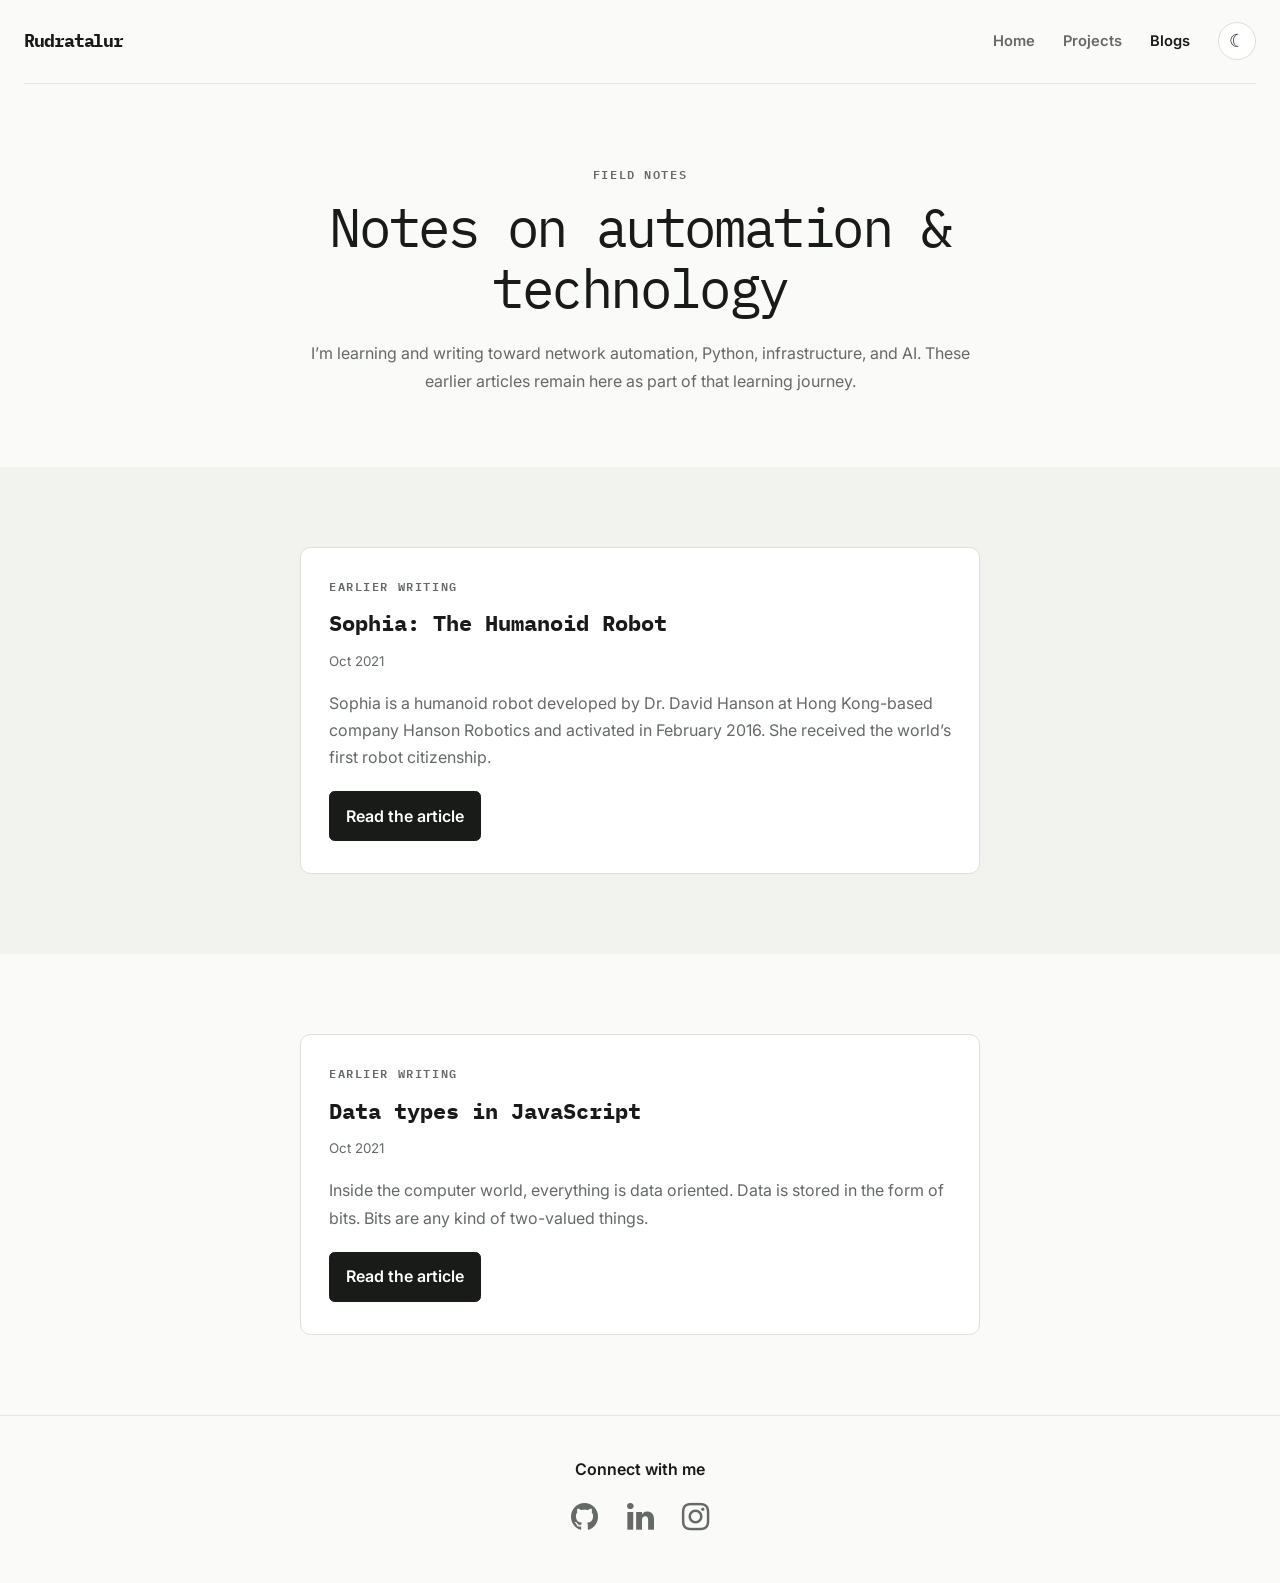
<file: blogs.html>
<!DOCTYPE html>
<html lang="en">
<head>
    <meta charset="UTF-8">
    <meta name="viewport" content="width=device-width, initial-scale=1.0">
    <meta name="theme-color" content="#0a0f14">
    <meta name="description" content="Rudratalur's notes and articles, with a growing focus on network automation and infrastructure.">
    <title>Blogs | Rudratalur</title>
    <script src="theme.js"></script>
    <link href="style.css" rel="stylesheet">
    <link rel="stylesheet" href="https://cdnjs.cloudflare.com/ajax/libs/font-awesome/4.7.0/css/font-awesome.min.css">
</head>
<body>
    <a class="skip-link" href="#main-content">Skip to content</a>
    <nav class="navigation container" aria-label="Main navigation">
        <a class="nav-brand" href="/">Rudratalur</a>
        <ul class="list-non-bullet nav-pills">
            <li class="list-item-inline"><a class="link" href="/">Home</a></li>
            <li class="list-item-inline"><a class="link" href="/project.html">Projects</a></li>
            <li class="list-item-inline"><a class="link link-active" href="/blogs.html" aria-current="page">Blogs</a></li>
            <li class="list-item-inline">
                <button class="theme-toggle" id="theme-toggle" type="button" aria-label="Switch to dark theme" aria-pressed="false" title="Switch theme">
                    <span class="theme-toggle-icon" aria-hidden="true">☾</span>
                </button>
            </li>
        </ul>
    </nav>

    <main id="main-content">
        <header class="hero">
            <p class="eyebrow">FIELD NOTES</p>
            <h1 class="hero-heading">Notes on <span class="heading-inverted">automation & technology</span></h1>
            <p class="hero-intro">I’m learning and writing toward network automation, Python, infrastructure, and AI. These earlier articles remain here as part of that learning journey.</p>
        </header>

        <section class="section section-muted" aria-labelledby="sophia-heading">
            <article class="container container-center">
                <p class="eyebrow">EARLIER WRITING</p>
                <h2 id="sophia-heading">Sophia: The Humanoid Robot</h2>
                <small>Oct 2021</small>
                <p>Sophia is a humanoid robot developed by Dr. David Hanson at Hong Kong-based company Hanson Robotics and activated in February 2016. She received the world’s first robot citizenship.</p>
                <a class="link link-primary" href="https://medium.com/@rudratalur07/sophia-the-humanoid-robot-8d5dbc5ce4a0" target="_blank" rel="noopener noreferrer">Read the article</a>
            </article>
        </section>

        <section class="section" aria-labelledby="datatypes-heading">
            <article class="container container-center">
                <p class="eyebrow">EARLIER WRITING</p>
                <h2 id="datatypes-heading">Data types in JavaScript</h2>
                <small>Oct 2021</small>
                <p>Inside the computer world, everything is data oriented. Data is stored in the form of bits. Bits are any kind of two-valued things.</p>
                <a class="link link-primary" href="https://medium.com/@rudratalur07/data-types-in-javascript-2911bc93f323" target="_blank" rel="noopener noreferrer">Read the article</a>
            </article>
        </section>
    </main>

    <footer class="footer">
        <div class="footer-header">Connect with me</div>
        <ul class="link-social list-non-bullet" aria-label="Social links">
            <li class="list-item-inline">
                <a class="link" href="https://github.com/rudratalur" aria-label="GitHub">
                    <i class="fa fa-github fa-2x" aria-hidden="true"></i>
                </a>
            </li>
            <li class="list-item-inline">
                <a class="link" href="https://www.linkedin.com/in/rudraswamy-k-ab26a818b/" aria-label="LinkedIn">
                    <i class="fa fa-linkedin fa-2x" aria-hidden="true"></i>
                </a>
            </li>
            <li class="list-item-inline">
                <a class="link" href="https://www.instagram.com/rudratalur_dk/" aria-label="Instagram">
                    <i class="fa fa-instagram fa-2x" aria-hidden="true"></i>
                </a>
            </li>
        </ul>
    </footer>
</body>
</html>
</file>
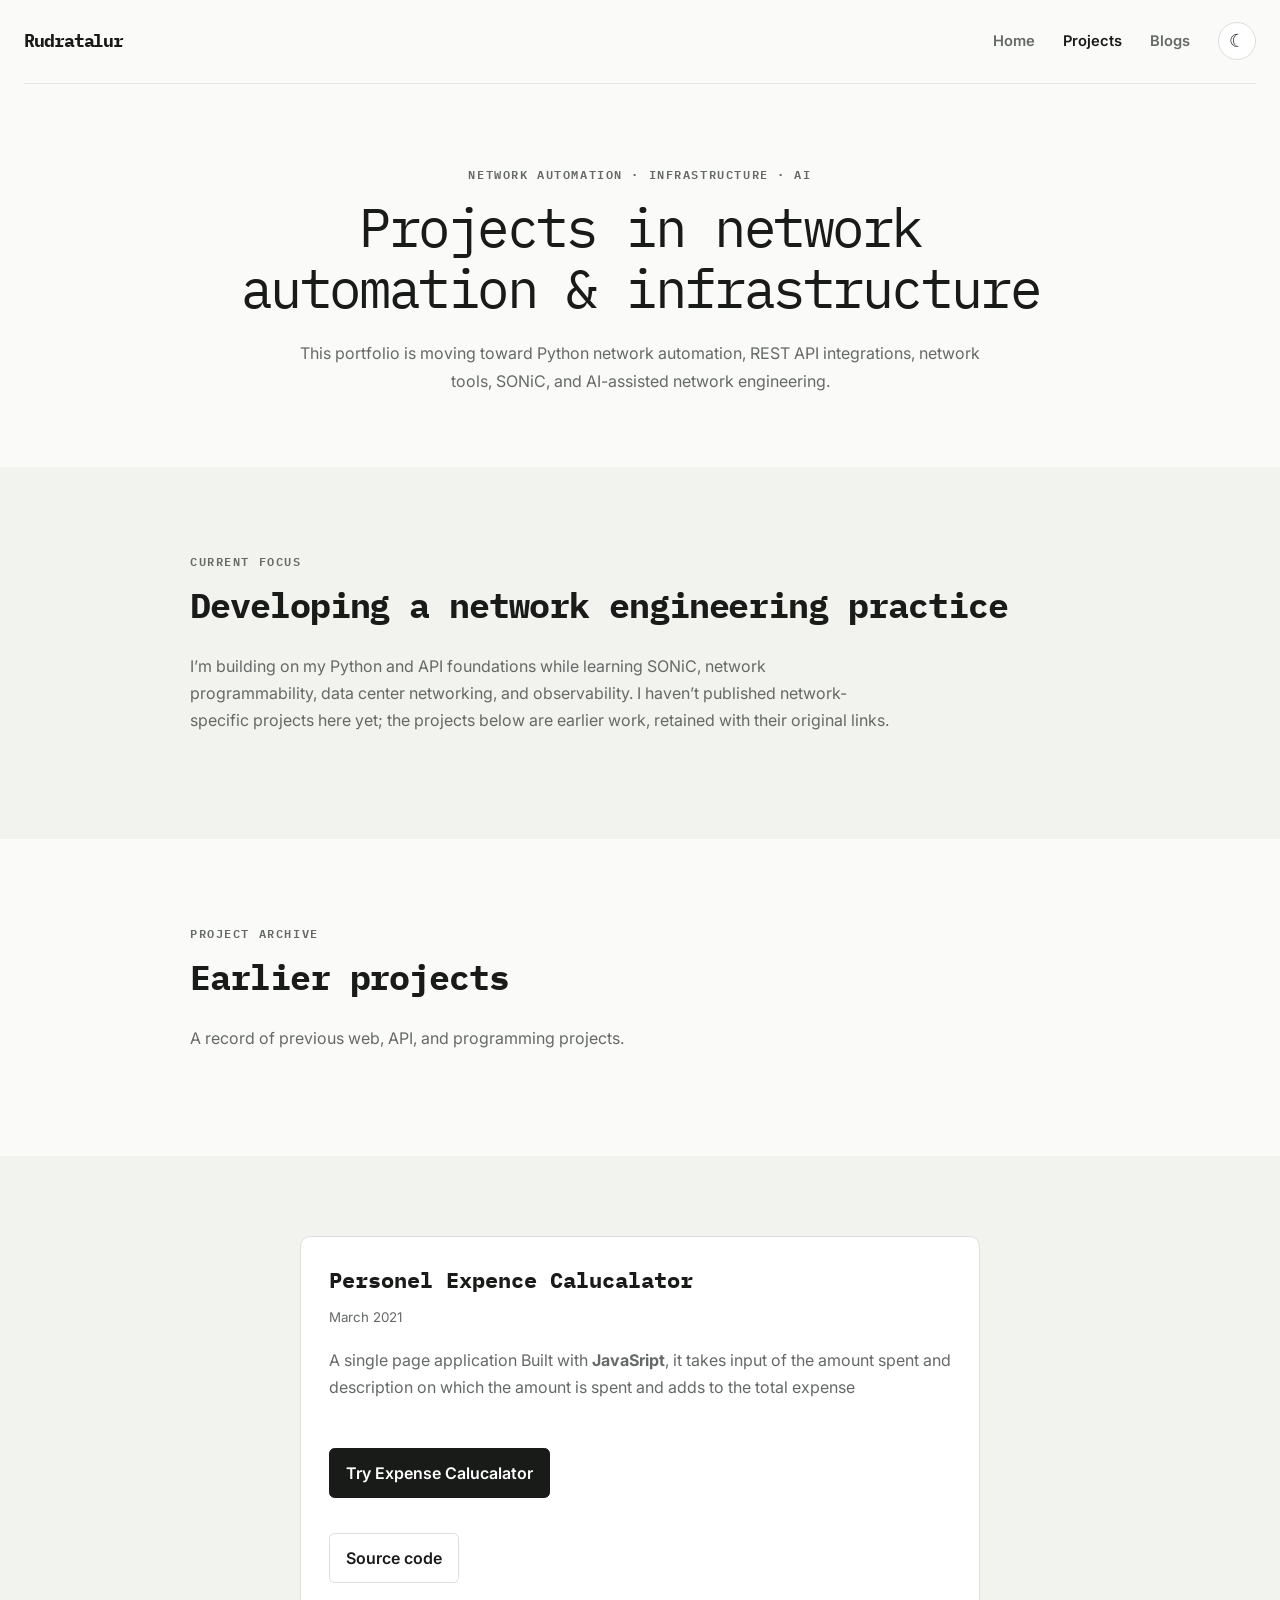
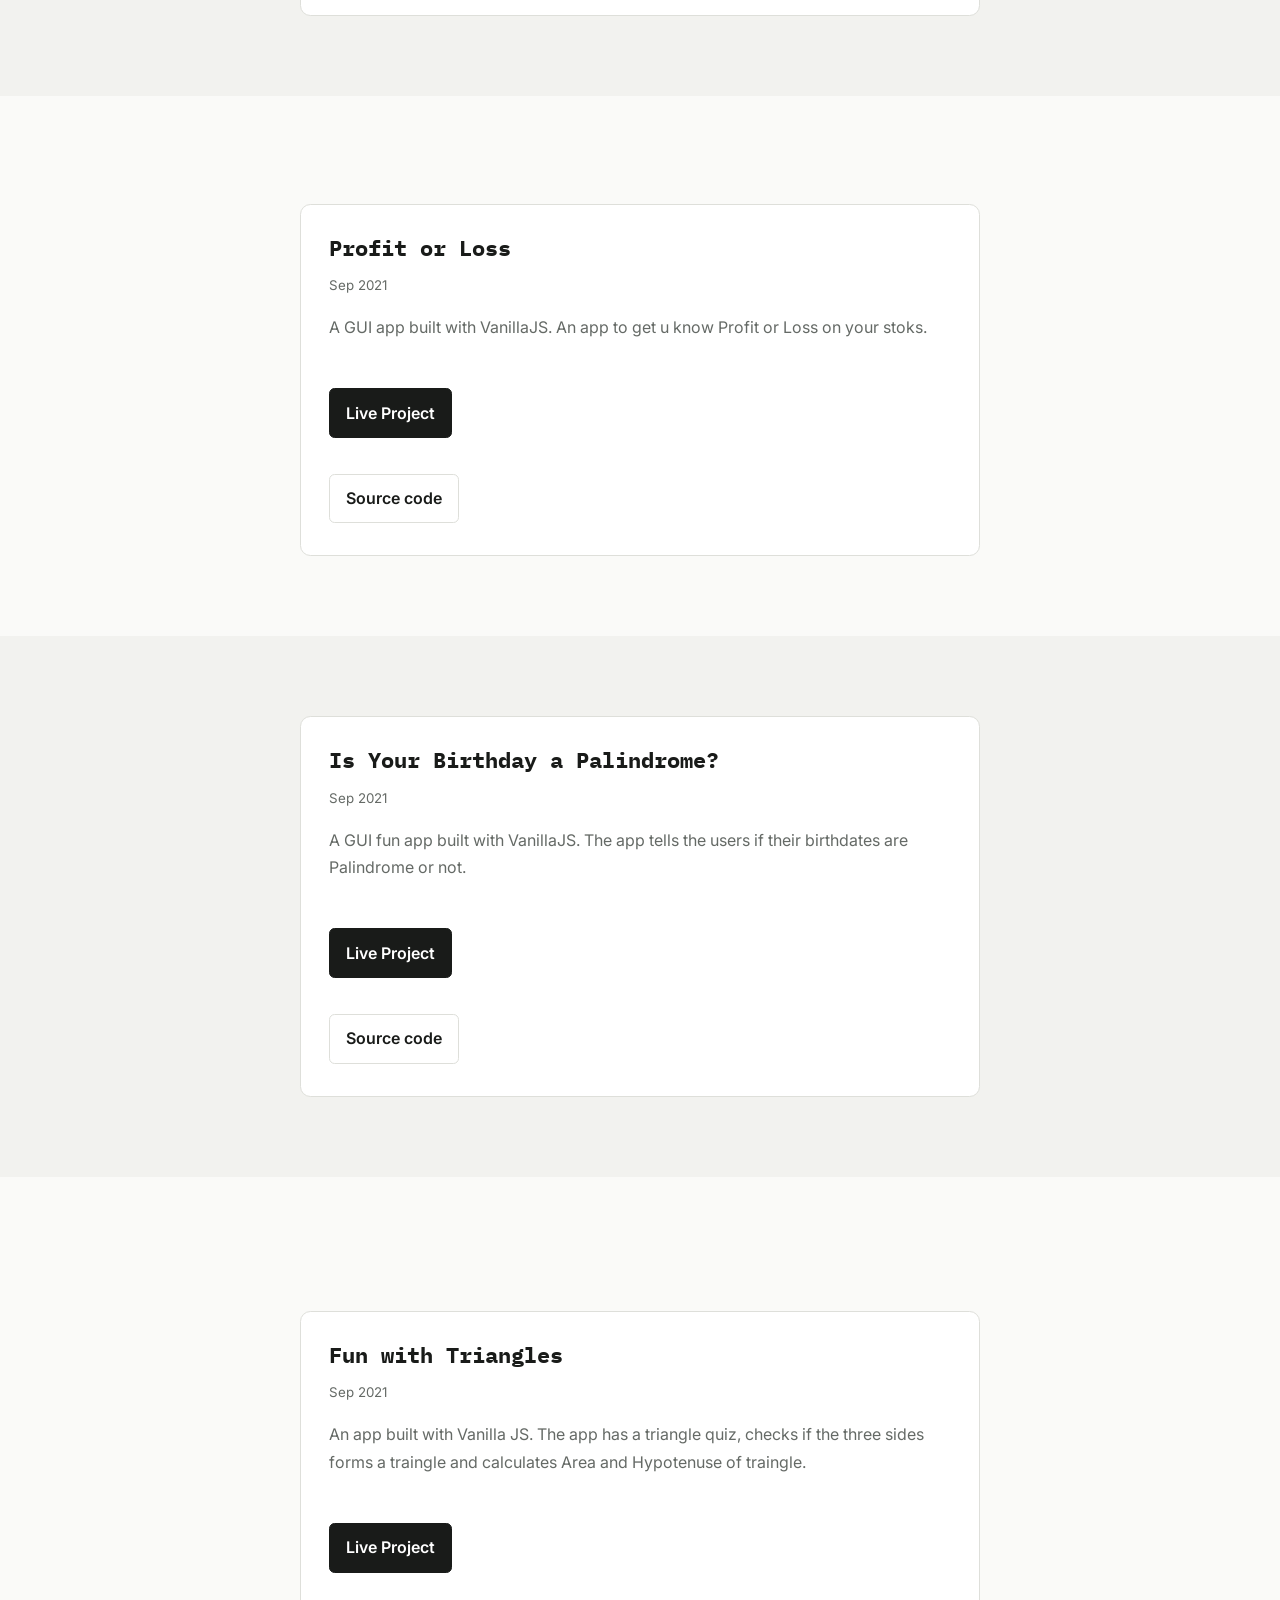
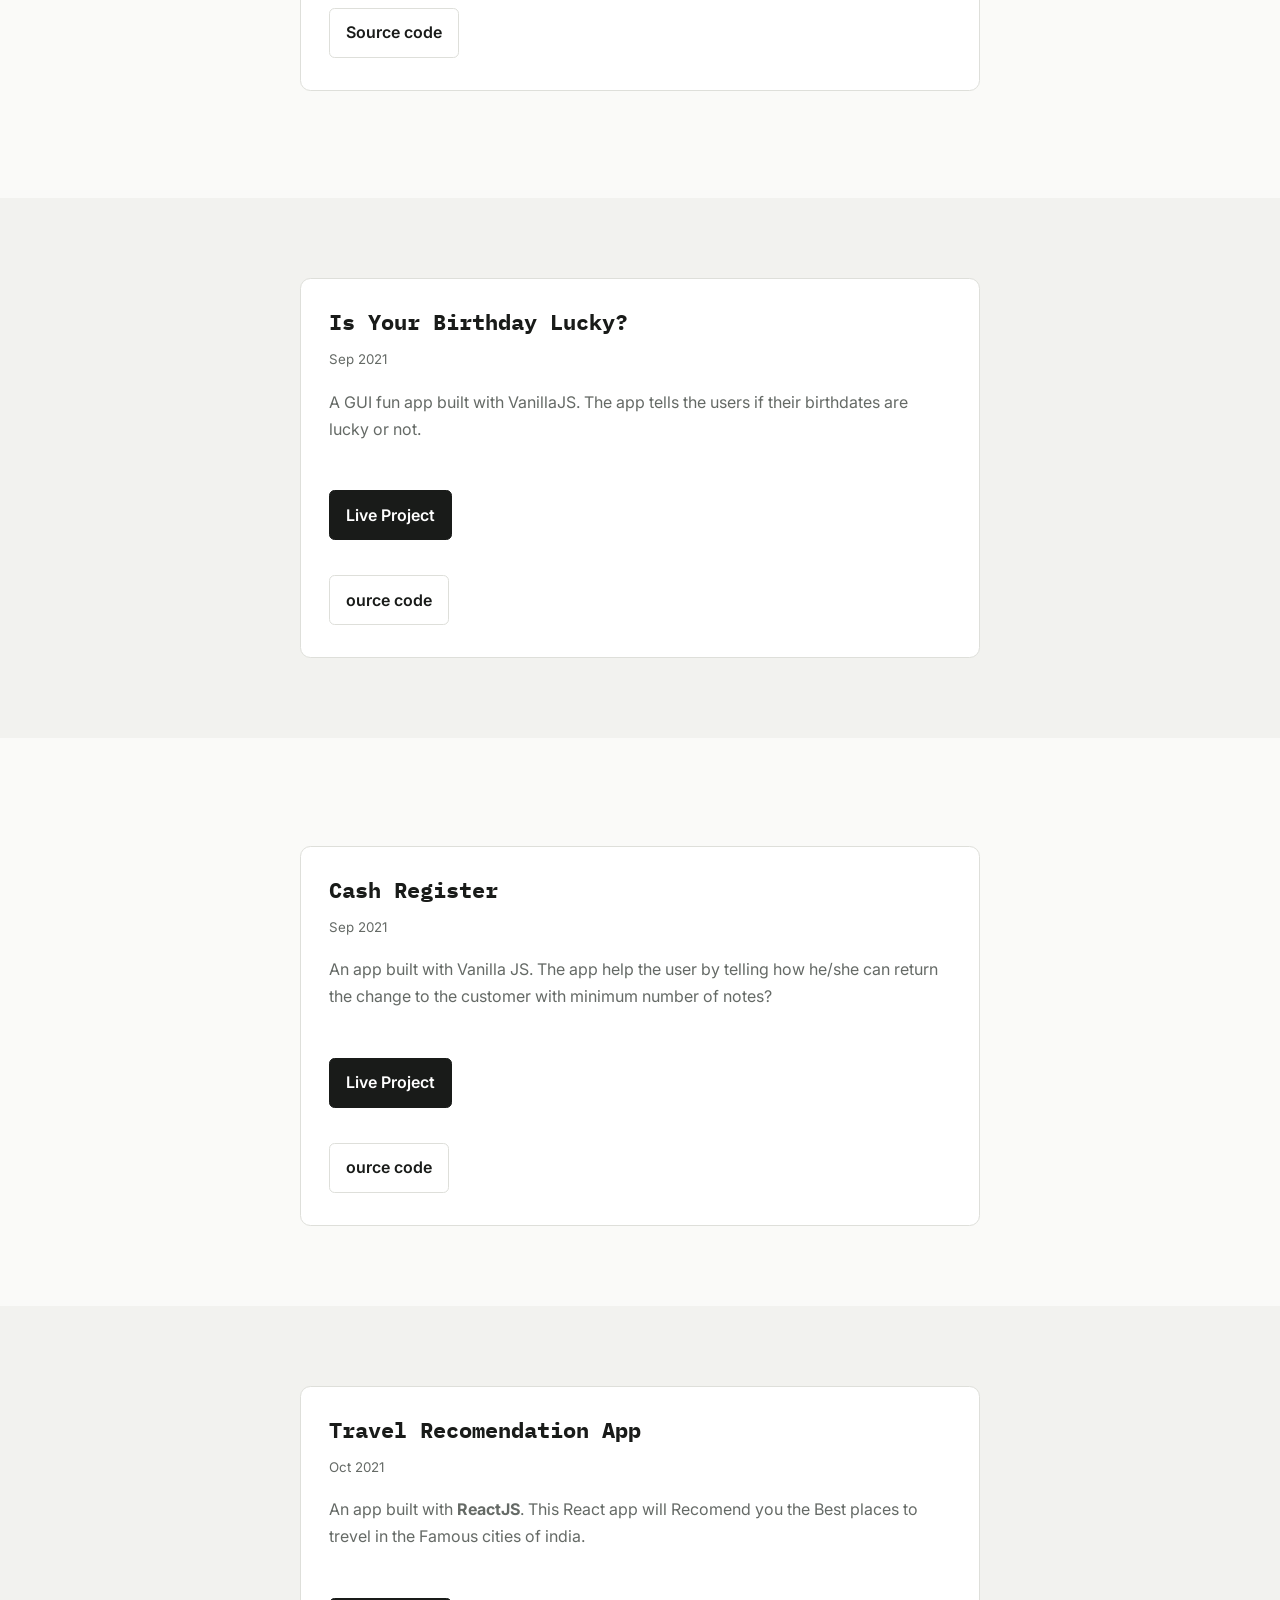
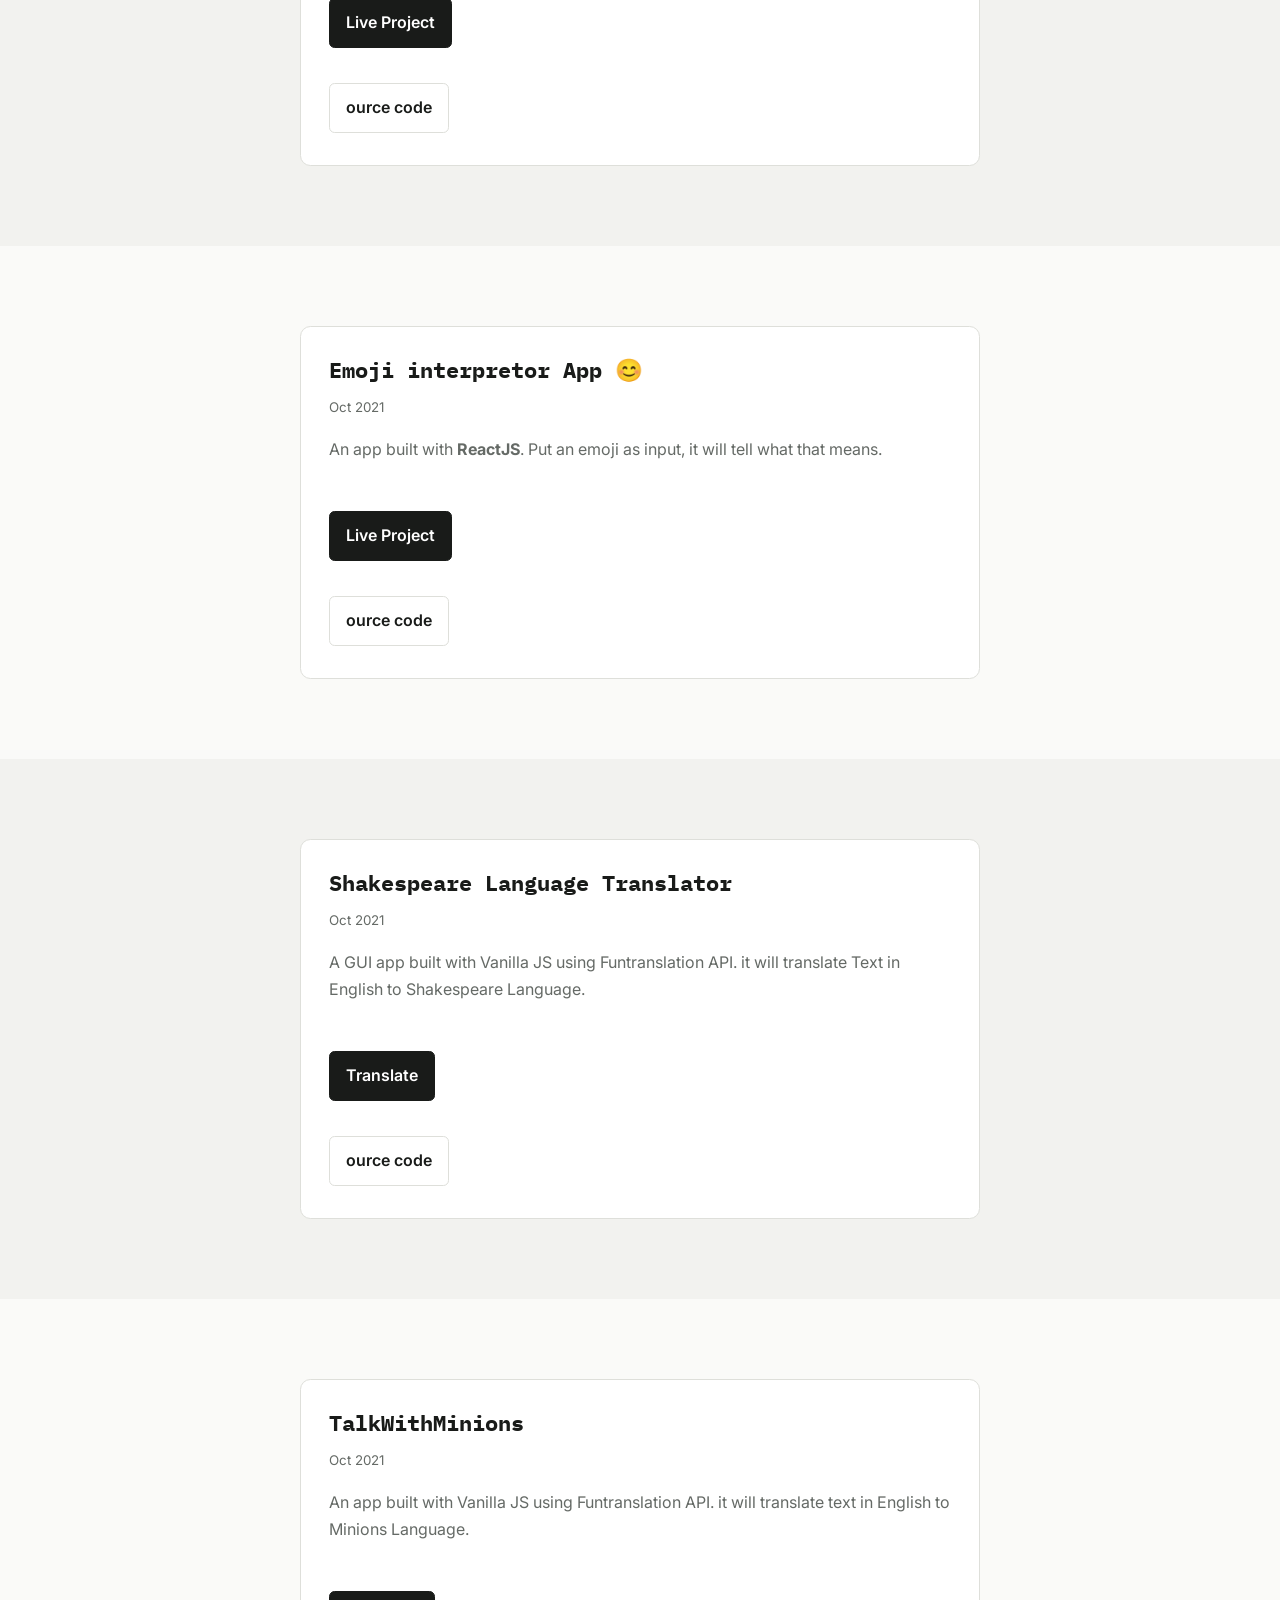
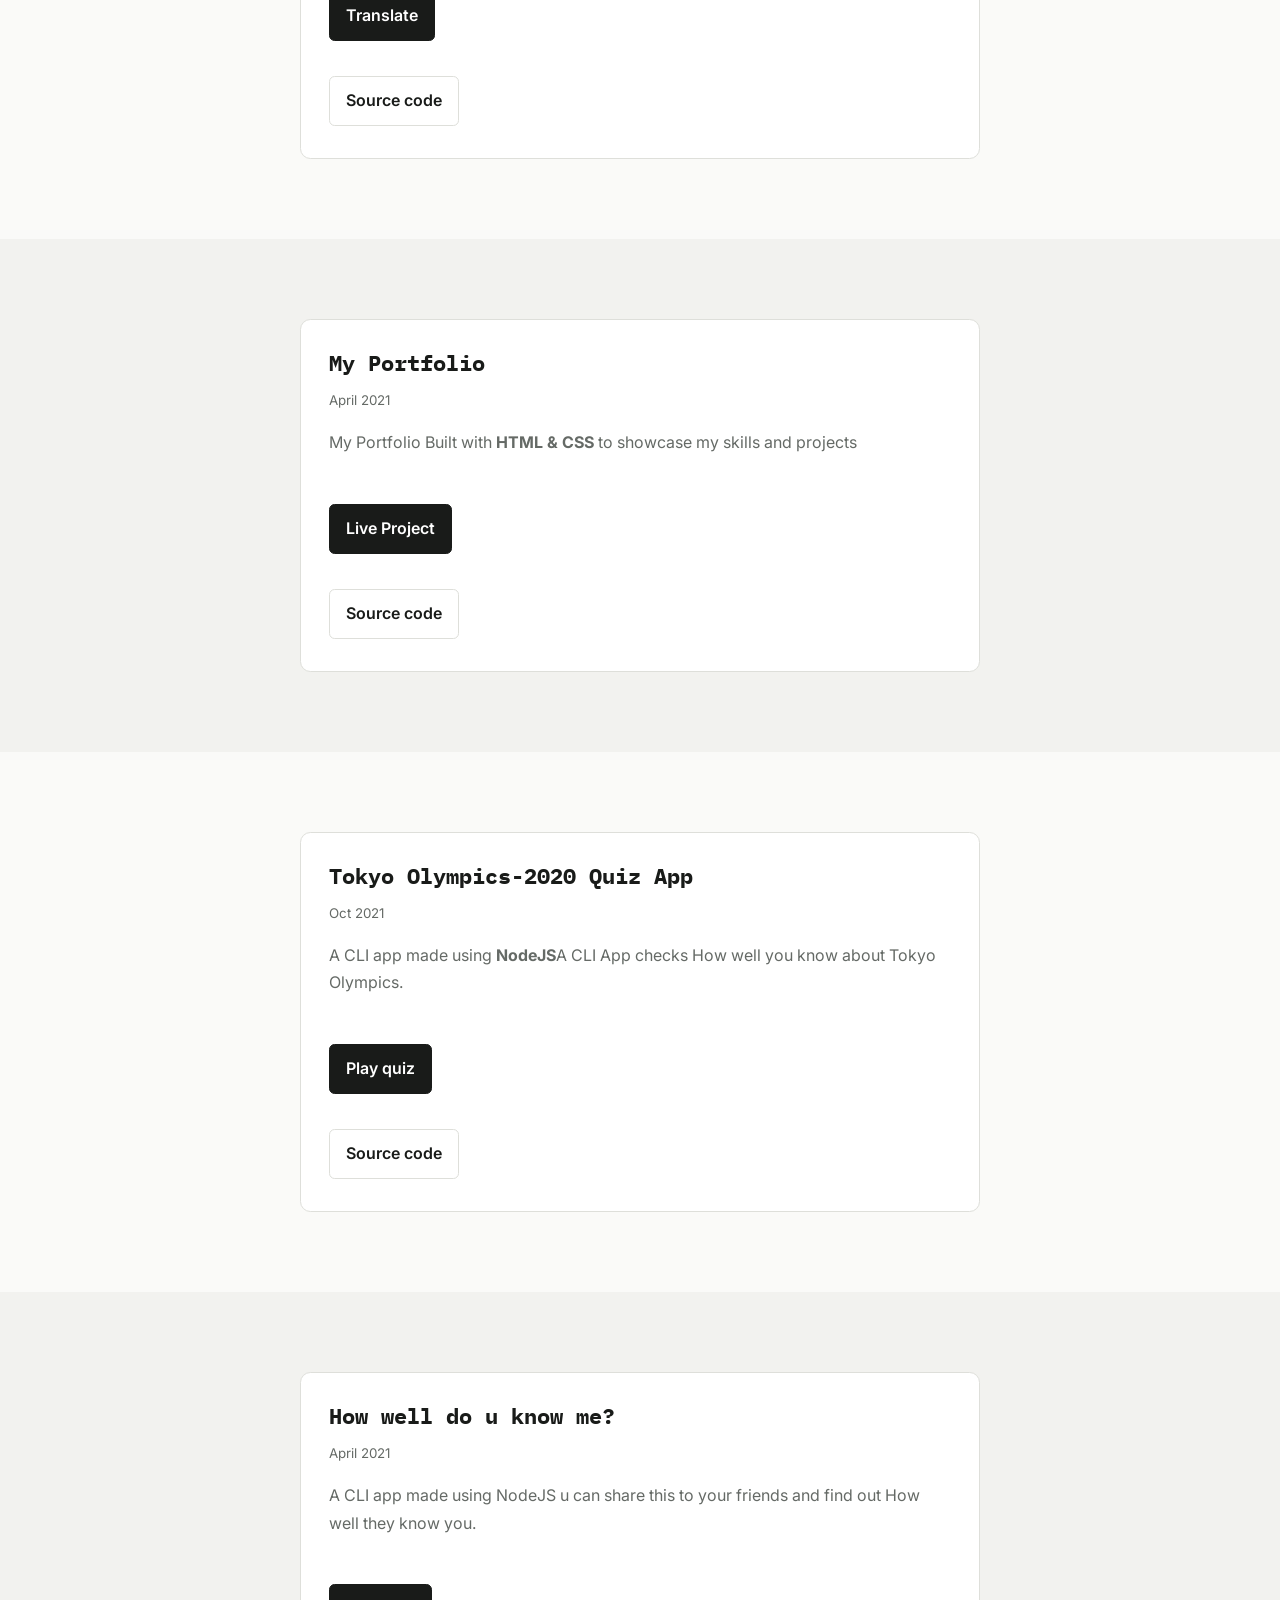
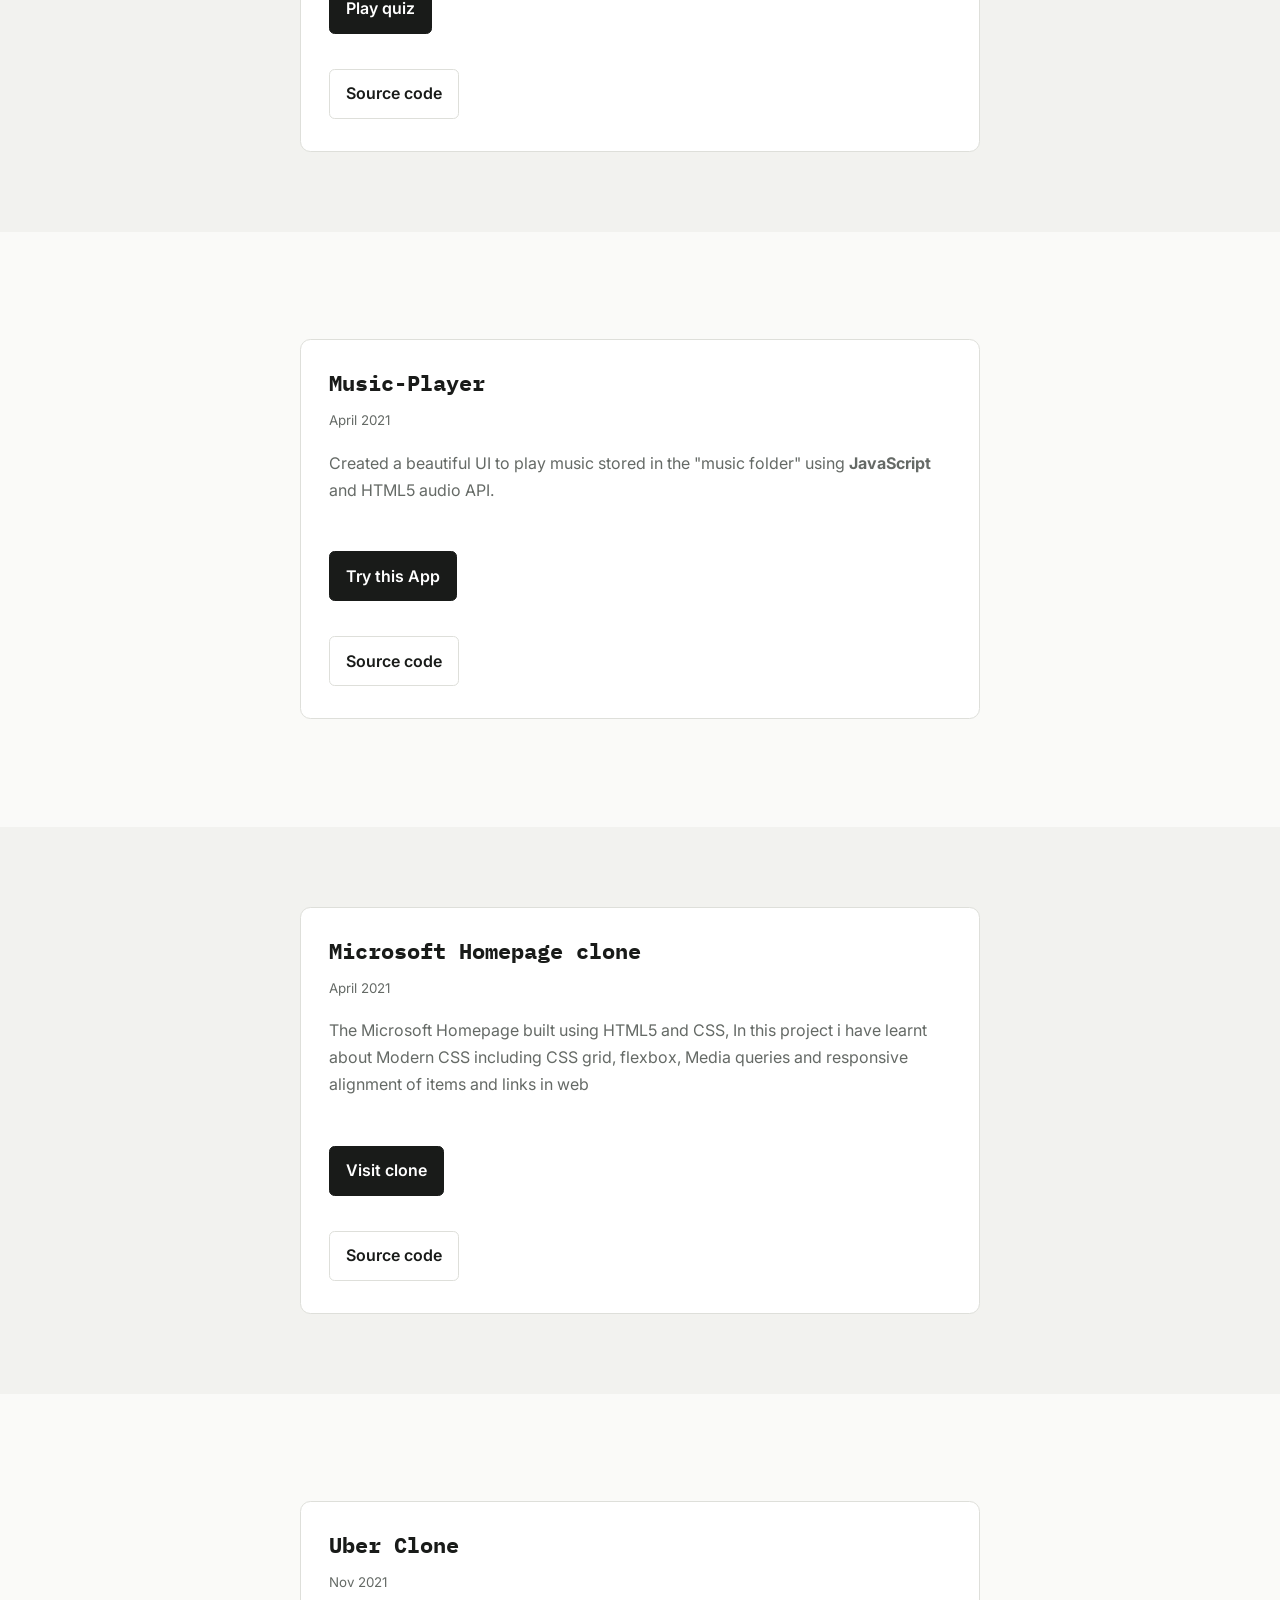
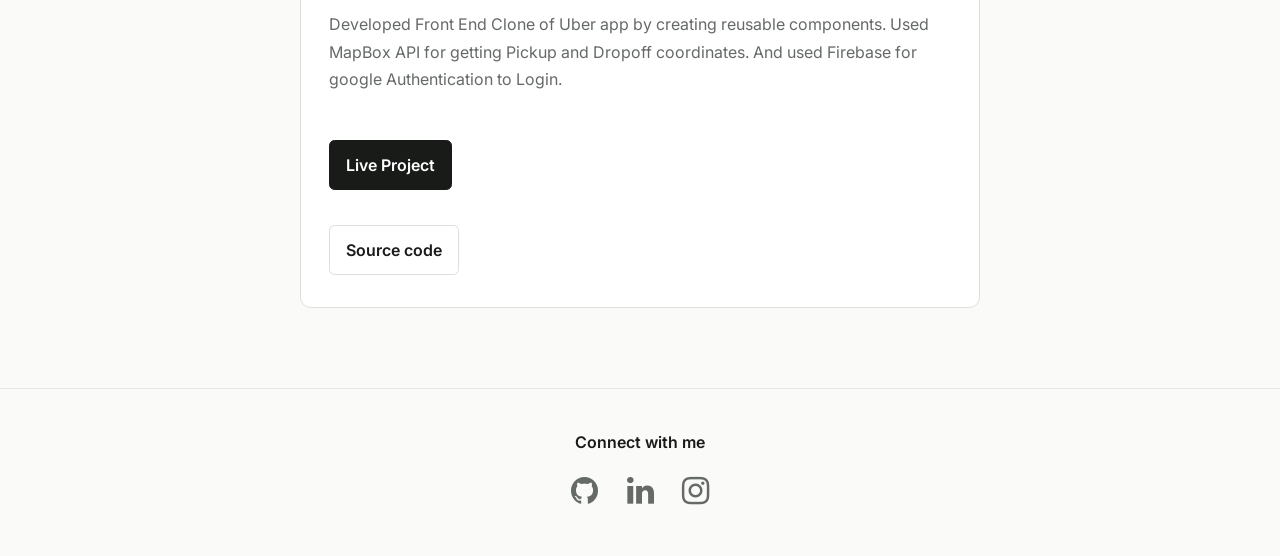
<file: project.html>
<!DOCTYPE html>
<html lang="en">
<head>
    <meta charset="UTF-8">
    <meta http-equiv="X-UA-Compatible" content="IE=edge">
    <meta name="viewport" content="width=device-width, initial-scale=1.0">
    <meta name="theme-color" content="#0a0f14">
    <meta name="description" content="Rudratalur's project archive and focus on network automation and infrastructure development.">
    <title>Projects | Rudratalur</title>
    <script src="theme.js"></script>
    <link href="style.css" rel="stylesheet"/>
    <link rel="stylesheet" href="https://cdnjs.cloudflare.com/ajax/libs/font-awesome/4.7.0/css/font-awesome.min.css">
</head>
<body>
    <a class="skip-link" href="#main-content">Skip to content</a>
    <nav class="navigation container" aria-label="Main navigation">
        <a class="nav-brand" href="/">Rudratalur</a>
        <ul class="list-non-bullet nav-pills">
            <li class="list-item-inline">
                <a class="link" href="/">Home</a>
            </li>
             <li class="list-item-inline">
                <a class="link link-active" href="/project.html" aria-current="page">Projects</a>
            </li>
            <li class="list-item-inline">
                <a class="link" href="blogs.html">Blogs</a>
            </li>
            <li class="list-item-inline">
                <button class="theme-toggle" id="theme-toggle" type="button" aria-label="Switch to dark theme" aria-pressed="false" title="Switch theme">
                    <span class="theme-toggle-icon" aria-hidden="true">☾</span>
                </button>
            </li>
        </ul>
    </nav>
    <main id="main-content">
        <header class="hero">
            <p class="eyebrow">NETWORK AUTOMATION · INFRASTRUCTURE · AI</p>
            <h1 class="hero-heading">Projects in <span class="heading-inverted">network automation & infrastructure</span></h1>
            <p class="hero-intro">This portfolio is moving toward Python network automation, REST API integrations, network tools, SONiC, and AI-assisted network engineering.</p>
        </header>

        <section class="section section-muted" aria-labelledby="focus-heading">
            <div class="container-wide">
                <p class="eyebrow">CURRENT FOCUS</p>
                <h2 id="focus-heading" class="section-heading">Developing a network engineering practice</h2>
                <p class="section-copy">I’m building on my Python and API foundations while learning SONiC, network programmability, data center networking, and observability. I haven’t published network-specific projects here yet; the projects below are earlier work, retained with their original links.</p>
            </div>
        </section>

        <section class="section" aria-labelledby="archive-heading">
            <div class="container-wide">
                <p class="eyebrow">PROJECT ARCHIVE</p>
                <h2 id="archive-heading" class="section-heading">Earlier projects</h2>
                <p class="section-copy">A record of previous web, API, and programming projects.</p>
            </div>
        </section>

        <section class="section ow">
            <div class="container container-center">
                <h3>Personel Expence Calucalator</h3>
            <small>March 2021</small>
            <p>A single page application Built with <strong>JavaSript</strong>, it takes input of the amount spent and description on which the amount is spent and adds to the total expense </p>
            <br>
            <a class="link link-primary" href="https://personal-expence-app.netlify.app/">Try Expense Calucalator</a>
            <br></br>
            <a class="link link-secondary" href="https://github.com/rudratalur/personal-expense-app">Source code </a>
            </div>
        </section>
        
</br>

<section class="section">
    <div class="container container-center">
        <h3>Profit or Loss</h3>
    <small>Sep 2021</small>
    <p>A GUI app built with VanillaJS. An app to get u know Profit or Loss on your stoks.</p>
    <br>
    <a class="link link-primary" href="https://rudra-stock-market-app.netlify.app/">Live Project</a>
    <br></br>
    <a class="link link-secondary" href="https://github.com/rudratalur/Stock-market-app">Source code </a>
    </div>
</section>

            <section class="section ow">
                <div class="container container-center">
                    <h3>Is Your Birthday a Palindrome?</h3>
                <small>Sep 2021</small>
                <p>A GUI fun app built with VanillaJS. The app tells the users if their birthdates are Palindrome or not.</p>
                <br>
                <a class="link link-primary" href="https://rudra-palindrome-bday.netlify.app/">Live Project</a>
                <br></br>
                <a class="link link-secondary" href="https://github.com/rudratalur/palindrome-date">Source code </a>
                </div>
            </section>
            
    </br>
</br>
    <section class="section">
        <div class="container container-center">
            <h3>Fun with Triangles</h3>
        <small>Sep 2021</small>
        <p>An app built with Vanilla JS. The app has a triangle quiz, checks if the three sides forms a traingle and calculates Area and Hypotenuse of traingle.</p>
        <br>
        <a class="link link-primary" href="https://rudra-triangle-quiz.netlify.app/">Live Project</a>
        <br></br>
        <a class="link link-secondary" href="https://github.com/rudratalur/Triangle-quiz">Source code </a>
        </div>
    </section>
    
</br>
    <section class="section ow">
        <div class="container container-center">
            <h3>Is Your Birthday Lucky?</h3>
        <small>Sep 2021</small>
        <p>A GUI fun app built with VanillaJS. The app tells the users if their birthdates are lucky or not.</p>
        <br>
        <a class="link link-primary" href="https://is-your-birthday-lucky-rudra.netlify.app/">Live Project</a>
        <br></br>
        <a class="link link-secondary" href="https://github.com/rudratalur/IsYourBirthDayLucky">ource code </a>
        </div>
    </section>
    
</br>
    <section class="section">
        <div class="container container-center">
            <h3>Cash Register</h3>
        <small>Sep 2021</small>
        <p>An app built with Vanilla JS. The app help the user by telling how he/she can return the change to the customer with minimum number of notes?</p>
        <br>
        <a class="link link-primary" href="https://rudra-cashify.netlify.app/">Live Project</a>
        <br></br>
        <a class="link link-secondary" href="https://github.com/rudratalur/cashify">ource code </a>
        </div>
    </section>

    <section class="section ow">
        <div class="container container-center">
            <h3>Travel Recomendation App </h3>
        <small>Oct 2021</small>
        <p>An app built with <strong>ReactJS</strong>. This React app will Recomend you the Best places to trevel in the Famous cities of india.</p>
        <br>
        <a class="link link-primary" href="https://travel-recomender-rudra.netlify.app/">Live Project</a>
        <br></br>
        <a class="link link-secondary" href="https://github.com/rudratalur/Travel-recomender">ource code </a>
        </div>
    </section>

    <section class="section">
        <div class="container container-center">
            <h3>Emoji interpretor App 😊 </h3>
        <small>Oct 2021</small>
        <p>An app built with <strong>ReactJS</strong>. Put an emoji as input, it will tell what that means.</p>
        <br>
        <a class="link link-primary" href="https://emoji-meaning-rudra.netlify.app/">Live Project</a>
        <br></br>
        <a class="link link-secondary" href="https://github.com/rudratalur/emoji-intrepretor">ource code </a>
        </div>
    </section>

    <section class="section ow">
        <div class="container container-center">
            <h3>Shakespeare Language Translator</h3>
        <small>Oct 2021</small>
        <p>A GUI app built with Vanilla JS using Funtranslation API. it will translate  Text in English to Shakespeare Language.</p>
        <br>
        <a class="link link-primary" href="https://shakespeare-translator-rudra.netlify.app/">Translate</a>
        <br></br>
        <a class="link link-secondary" href="https://github.com/rudratalur/shakespeare-lang-translater">ource code </a>
        </div>
    </section>

    <section class="section">
        <div class="container container-center">
            <h3>TalkWithMinions</h3>
        <small>Oct 2021</small>
        <p>An app built with Vanilla JS using Funtranslation API. it will translate text in English to Minions Language.</p>
        <br>
        <a class="link link-primary" href="https://talk-with-banana-rudra.netlify.app/">Translate</a>
        <br></br>
        <a class="link link-secondary" href="https://github.com/rudratalur/TalkWithMinions">Source code </a>
        </div>
    </section>
    

    <section class="section ow">
        <div class="container container-center">
            <h3>My Portfolio</h3>
        <small>April 2021</small>
        <p>My Portfolio Built with <strong>HTML & CSS </strong> to showcase my skills and projects</p>
        <br>
        <a class="link link-primary" href="https://rudratalur.github.io/">Live Project</a>
        <br></br>
        <a class="link link-secondary" href="https://github.com/rudratalur/rudratalur.github.io">Source code </a>
        </div>
    </section>

    

        <section class="section">
            <div class="container container-center">
                <h3>Tokyo Olympics-2020 Quiz App</h3>
            <small>Oct 2021</small>
            <p>A CLI app made using <strong>NodeJS</strong>A CLI App checks How well you know about Tokyo Olympics.</p>
            <br>
            <a class="link link-primary" href="https://replit.com/@RudraswamyK/olampic2021-quiz?embed=1&output=1#index.js">Play quiz</a>
            <br></br>
            <a class="link link-secondary" href="https://github.com/rudratalur/Tokyo-Olympic-quiz">Source code</a>
            </div>
        </section>

        <section class="section ow">
            <div class="container container-center">
                <h3>How well do u know me?</h3>
            <small>April 2021</small>
            <p>A CLI app made using <bold>NodeJS </bold> u can share this to your friends and find out How well they know you.</p>
            <br>
            <a class="link link-primary" href="https://replit.com/@RudraswamyK/AQuiz?embed=1&output=1#index.js">Play quiz</a>
            <br></br>
            <a class="link link-secondary" href="https://github.com/rudratalur/CLI-quiz-app">Source code</a>
            </div>
        </section>


    </br>
    <!-- <ul class="list-non-bullet"> -->
            <section class="section">
                <div class="container container-center">
                    <h3>Music-Player</h3>
                <small>April 2021</small>
                <p>Created a beautiful UI to play music stored in the "music folder" using <strong>JavaScript</strong> and HTML5 audio API.</p>
                <br>
                <a class="link link-primary" href="https://music-player-rudratalur.netlify.app/">Try this App</a>
                <br></br>
                <a class="link link-secondary" href="https://github.com/rudratalur/Music-player">Source code</a>
                </div>
            </section>
    </br>


        <section class="section ow">
            <div class="container container-center">
                <h3>Microsoft Homepage clone</h3>
            <small>April 2021</small>
            <p>The Microsoft Homepage built using HTML5 and CSS, In this project i have learnt about Modern CSS including CSS grid, flexbox, Media queries and responsive alignment of items and links in web</p>
            <br>
            <a class="link link-primary" href="https://microsoft-homepage-2021.netlify.app/">Visit clone</a>
            <br></br>
            <a class="link link-secondary" href="https://github.com/rudratalur/Microsoft-homepage-clone">Source code</a>
            </div>
        </section>
        
    </br>
    <section class="section">
        <div class="container container-center">
            <h3>Uber Clone</h3>
        <small>Nov 2021</small>
        <p>Developed Front End Clone of Uber app by creating reusable components. Used MapBox API for getting Pickup and Dropoff coordinates. And used Firebase for google Authentication to Login.</p>
        <br>
        <a class="link link-primary" href="https://github.com/rudratalur/Uber-clone">Live Project</a>
        <br></br>
        <a class="link link-secondary" href="https://github.com/rudratalur/Uber-clone">Source code </a>
        </div>
    </section>
    </main>
    <footer class="footer">
        <div class="footer-header">Connect with me</div>
        <ul class="link-social list-non-bullet" aria-label="Social links">
            <li class="list-item-inline">
                <a class="link" href="https://github.com/rudratalur" aria-label="GitHub"> <i class="fa fa-github fa-2x "
                        aria-hidden="true"></i>
                </a>
            </li>
            <li class="list-item-inline">
                <a class="link" href="https://www.linkedin.com/in/rudraswamy-k-ab26a818b/" aria-label="LinkedIn">
                    <i class="fa fa-linkedin fa-2x " aria-hidden="true"></i>
                </a>
            </li>
            <li class="list-item-inline">
                <a class="link" href="https://www.instagram.com/rudratalur_dk/" aria-label="Instagram">
                    <i class="fa icon fa-instagram fa-2x " aria-hidden="true"></i>
                </a>
            </li>
        </ul>
    </footer>
</body>
</html>
</file>
<file: style.css>
@import url('https://fonts.googleapis.com/css2?family=IBM+Plex+Mono:wght@400;500;600;700&family=Inter:wght@400;500;600;700&display=swap');

:root {
    color-scheme: light;
    --background: #fafaf8;
    --surface: #f2f2ef;
    --surface-raised: #ffffff;
    --text: #191b19;
    --muted: #656a66;
    --accent: #287c70;
    --accent-strong: #287c70;
    --accent-hover: #14584f;
    --border: #dedfda;
    --nav-border: rgb(25 27 25 / 9%);
    --button-text: #ffffff;
    --button-hover: #343834;
}

:root[data-theme="dark"] {
    color-scheme: dark;
    --background: #0d0f12;
    --surface: #111419;
    --surface-raised: #15191f;
    --text: #f1f3f6;
    --muted: #a0a6b0;
    --accent: #b7c9e5;
    --accent-strong: #b7c9e5;
    --accent-hover: #dce6f5;
    --border: #292e36;
    --nav-border: rgb(241 243 246 / 12%);
    --button-text: #101216;
    --button-hover: #dce6f5;
}

:root[data-theme="dark"] body {
    background:
        radial-gradient(ellipse at 50% -30%, rgb(183 201 229 / 7%), transparent 65%),
        var(--background);
    transition: background-color 180ms ease, color 180ms ease;
}

:root[data-theme="dark"] .theme-toggle {
    border-color: var(--border);
    background: var(--surface-raised);
}

:root[data-theme="dark"] .theme-toggle:hover {
    border-color: #596477;
    background: #1b2028;
}

:root[data-theme="dark"] .status-dot {
    background: var(--accent);
    box-shadow: 0 0 0 4px rgb(183 201 229 / 10%);
}

* {
    box-sizing: border-box;
}

html {
    scroll-behavior: smooth;
}

body {
    margin: 0;
    background: var(--background);
    color: var(--text);
    font-family: 'Inter', -apple-system, BlinkMacSystemFont, 'Segoe UI', sans-serif;
    font-size: 1rem;
    line-height: 1.7;
}

h1,
h2,
h3,
.nav-brand,
.eyebrow {
    font-family: 'IBM Plex Mono', 'SFMono-Regular', Consolas, monospace;
}

a {
    color: var(--accent);
}

a:hover {
    color: var(--accent-hover);
}

a:focus-visible {
    outline: 2px solid var(--accent);
    outline-offset: 4px;
    border-radius: 3px;
}

.skip-link {
    position: absolute;
    top: -4rem;
    left: 1rem;
    z-index: 2;
    padding: 0.65rem 1rem;
    border-radius: 0.4rem;
    background: var(--text);
    color: #fff;
}

.skip-link:focus {
    top: 1rem;
}

.container {
    padding-right: 1.5rem;
    padding-left: 1.5rem;
}

.container-center {
    max-width: 680px;
    margin: 0 auto;
}

.container-wide {
    width: min(100%, 900px);
    margin: 0 auto;
}

.navigation {
    display: flex;
    align-items: center;
    justify-content: space-between;
    gap: 1rem;
    width: min(100% - 3rem, 1240px);
    min-height: 84px;
    margin: 0 auto;
    padding-right: 0;
    padding-left: 0;
    border-bottom: 1px solid var(--nav-border);
}

.navigation .nav-brand {
    color: var(--text);
    font-size: 1.12rem;
    font-weight: 700;
    letter-spacing: -0.06em;
    text-decoration: none;
    white-space: nowrap;
}

.nav-pills,
.list-non-bullet {
    margin: 0;
    padding: 0;
    list-style: none;
}

.nav-pills {
    display: flex;
    flex-wrap: wrap;
    justify-content: flex-end;
    gap: 0.35rem 1.75rem;
}

.list-item-inline {
    display: inline;
}

.navigation .link {
    display: inline-block;
    padding: 0.45rem 0;
    color: var(--muted);
    font-size: 0.92rem;
    text-decoration: none;
}

.navigation .link:hover,
.navigation .link-active {
    color: var(--text);
}

.navigation .link-active {
    font-weight: 600;
}

.theme-toggle {
    display: inline-grid;
    width: 38px;
    height: 38px;
    place-items: center;
    padding: 0;
    border: 1px solid var(--border);
    border-radius: 50%;
    background: var(--surface-raised);
    color: var(--text);
    cursor: pointer;
    font: inherit;
    font-size: 0.82rem;
    line-height: 1;
    transition: background-color 150ms ease, border-color 150ms ease;
}

.theme-toggle:hover {
    border-color: var(--accent);
    background: var(--surface);
}

.theme-toggle:focus-visible {
    outline: 2px solid var(--accent);
    outline-offset: 3px;
}

.theme-toggle-icon {
    font-size: 1.1rem;
    line-height: 1;
}

.hero {
    width: min(100% - 3rem, 880px);
    margin: 0 auto;
    padding: 5rem 0 4.5rem;
    text-align: center;
}

.hero-home {
    display: grid;
    grid-template-columns: minmax(0, 1.3fr) minmax(250px, 0.7fr);
    align-items: center;
    gap: clamp(2rem, 6vw, 5rem);
    width: min(100% - 3rem, 1120px);
    min-height: min(760px, calc(100svh - 76px));
    padding: 4rem 0 5rem;
    text-align: left;
}

.hero-home .hero-heading {
    margin: 0;
    font-size: clamp(2.05rem, 3.3vw, 3.15rem);
    font-weight: 500;
    letter-spacing: -0.075em;
    line-height: 1.2;
    animation: hero-text-enter 700ms cubic-bezier(0.2, 0.7, 0.2, 1) 140ms both;
}

.hero-greeting {
    margin: 0 0 0.75rem;
    color: var(--muted);
    font-size: 1.05rem;
    animation: hero-text-enter 600ms cubic-bezier(0.2, 0.7, 0.2, 1) both;
}

.hero-greeting span {
    position: relative;
    color: var(--text);
    font-weight: 600;
}

.hero-greeting span::after {
    position: absolute;
    right: 0;
    bottom: -0.08em;
    left: 0;
    height: 2px;
    background: var(--accent);
    content: "";
    transform: scaleX(0);
    transform-origin: left;
    animation: name-underline 450ms ease-out 500ms forwards;
}

.hero-home .hero-subtitle {
    font-size: 0.95rem;
    line-height: 1.7;
}

.hero-home .hero-intro {
    margin-left: 0;
}

.hero-home .heading-inverted {
    display: inline;
    color: var(--accent);
    transition: color 180ms ease, text-shadow 180ms ease;
}

.hero-home .heading-inverted::after {
    display: inline-block;
    width: 0.48em;
    height: 0.9em;
    margin-left: 0.12em;
    background: var(--accent);
    content: "";
    vertical-align: -0.08em;
    animation: terminal-caret 1s steps(2, start) infinite;
}

.hero-home .hero-heading:hover .heading-inverted,
.hero-home .hero-heading:focus-visible .heading-inverted {
    color: var(--accent-hover);
    text-shadow: 0 0 24px color-mix(in srgb, var(--accent) 25%, transparent);
}

@keyframes hero-text-enter {
    from {
        opacity: 0;
        transform: translateY(0.45em);
    }

    to {
        opacity: 1;
        transform: translateY(0);
    }
}

@keyframes name-underline {
    to {
        transform: scaleX(1);
    }
}

@keyframes terminal-caret {
    to {
        visibility: hidden;
    }
}

.status-dot {
    display: inline-block;
    width: 0.48rem;
    height: 0.48rem;
    margin-right: 0.45rem;
    border-radius: 50%;
    background: var(--accent);
    box-shadow: 0 0 0 4px rgb(40 124 112 / 10%);
    vertical-align: 0.08rem;
    animation: status-glow 2.4s ease-in-out infinite;
}

.hero-actions {
    display: flex;
    flex-wrap: wrap;
    align-items: center;
    gap: 1rem 1.5rem;
    margin-top: 1.75rem;
}

.text-link {
    color: var(--muted);
    font-size: 0.9rem;
    text-decoration: none;
    text-underline-offset: 4px;
}

.text-link:hover {
    color: var(--text);
    text-decoration: underline;
}

.profile-console {
    width: min(100%, 440px);
    justify-self: end;
    overflow: hidden;
    border: 1px solid #d8ddd7;
    border-radius: 0.8rem;
    background: #fff;
    box-shadow: 0 26px 70px rgb(35 53 43 / 10%), 0 4px 12px rgb(35 53 43 / 5%);
    transition: box-shadow 250ms ease, transform 250ms ease;
}

:root[data-theme="dark"] .profile-console {
    border-color: var(--border);
    background: var(--surface-raised);
    box-shadow: 0 24px 64px rgb(0 0 0 / 26%), 0 1px 2px rgb(255 255 255 / 3%);
}

:root[data-theme="dark"] .profile-console:hover {
    box-shadow: 0 28px 72px rgb(0 0 0 / 34%), 0 1px 2px rgb(255 255 255 / 4%);
}

:root[data-theme="dark"] .profile-console-header {
    border-bottom-color: var(--border);
}

:root[data-theme="dark"] .profile-photo {
    border-color: var(--border);
    background: var(--surface);
}

:root[data-theme="dark"] .console-titlebar {
    border-bottom-color: var(--border);
    background: #101216;
    color: #a0a6b0;
}

:root[data-theme="dark"] .console-body {
    background: #15191f;
    color: #e5e8ed;
}

:root[data-theme="dark"] .console-prompt,
:root[data-theme="dark"] .console-response code {
    color: #c5d4ea;
}

:root[data-theme="dark"] .console-response {
    color: #a0a6b0;
}

:root[data-theme="dark"] .console-form {
    border-bottom-color: #39414d;
}

:root[data-theme="dark"] .console-form:focus-within {
    border-color: #b7c9e5;
}

:root[data-theme="dark"] .console-form button {
    border-color: #39414d;
    background: #20252d;
    color: #e5e8ed;
}

:root[data-theme="dark"] .console-form button:hover,
:root[data-theme="dark"] .console-form button:focus-visible {
    border-color: #8798b2;
    background: #292f39;
}

:root[data-theme="dark"] .console-help {
    color: #929aa6;
}

.profile-console:hover {
    box-shadow: 0 32px 80px rgb(35 53 43 / 14%), 0 4px 12px rgb(35 53 43 / 5%);
    transform: translateY(-3px);
}

.profile-console-header {
    display: flex;
    align-items: center;
    gap: 0.9rem;
    min-height: 98px;
    padding: 1rem 1.25rem;
    border-bottom: 1px solid #e7e9e5;
}

.profile-photo {
    flex: 0 0 auto;
    width: 96px;
    height: 96px;
    border: 1px solid #e5e8e3;
    border-radius: 0.75rem;
    background: #f1f2ef;
    object-fit: cover;
    object-position: center 35%;
}

.profile-console-identity {
    display: grid;
    gap: 0.15rem;
    min-width: 0;
}

.profile-console-identity strong {
    font-size: 1rem;
    font-weight: 600;
}

.profile-console-identity span {
    color: var(--muted);
    font-size: 0.75rem;
    line-height: 1.4;
}

.console-indicator {
    width: 0.55rem;
    height: 0.55rem;
    margin-left: auto;
    border-radius: 50%;
    background: #31856d;
    box-shadow: 0 0 0 4px rgb(49 133 109 / 11%);
}

.console-titlebar {
    display: flex;
    justify-content: space-between;
    padding: 0.75rem 1.25rem;
    border-bottom: 1px solid rgb(255 255 255 / 8%);
    background: #202622;
    color: #c3ccc5;
    font-family: ui-monospace, SFMono-Regular, Menlo, Consolas, monospace;
    font-size: 0.66rem;
    letter-spacing: 0.1em;
}

.console-body {
    padding: 1.2rem 1.25rem 1rem;
    background: #252c27;
    color: #edf2ed;
    font-family: ui-monospace, SFMono-Regular, Menlo, Consolas, monospace;
    font-size: 0.78rem;
}

.console-output {
    max-height: 190px;
    overflow-y: auto;
    scrollbar-color: #63766a transparent;
    scrollbar-width: thin;
}

.console-output p {
    margin: 0 0 0.55rem;
    overflow-wrap: anywhere;
}

.console-prompt {
    color: #86c6a4;
}

.console-response {
    padding-left: 1rem;
    color: #bfc9c1;
    line-height: 1.65;
}

.console-response code {
    color: #a9d8b9;
}

.console-form {
    display: flex;
    align-items: center;
    gap: 0.55rem;
    min-height: 44px;
    border-bottom: 1px solid #526057;
}

.console-form input {
    flex: 1;
    min-width: 0;
    border: 0;
    outline: 0;
    background: transparent;
    color: #f3f5f2;
    font: inherit;
}

.console-form input::placeholder {
    color: #9da99f;
}

.console-form:focus-within {
    border-color: #a9d8b9;
}

.console-form button {
    width: 30px;
    height: 30px;
    border: 1px solid #65736a;
    border-radius: 0.3rem;
    background: #313b34;
    color: #e8f2e9;
    cursor: pointer;
    font: inherit;
    transition: background-color 150ms ease, border-color 150ms ease;
}

.console-form button:hover,
.console-form button:focus-visible {
    border-color: #a9d8b9;
    background: #3a4b3e;
}

.console-help {
    margin: 0.7rem 0 0;
    color: #9da99f;
    font-size: 0.66rem;
}

.console-footer {
    display: flex;
    justify-content: space-between;
    gap: 0.5rem;
    padding: 0.65rem 1.25rem;
    background: #f2f3f0;
    color: #737b74;
    font-family: ui-monospace, SFMono-Regular, Menlo, Consolas, monospace;
    font-size: 0.58rem;
    letter-spacing: 0.07em;
}

.console-footer i {
    display: inline-block;
    width: 0.4rem;
    height: 0.4rem;
    margin-right: 0.35rem;
    border-radius: 50%;
    background: #43886c;
}

.visually-hidden {
    position: absolute;
    width: 1px;
    height: 1px;
    overflow: hidden;
    clip: rect(0, 0, 0, 0);
    white-space: nowrap;
    clip-path: inset(50%);
}

@keyframes status-glow {
    50% {
        opacity: 0.55;
    }
}

.eyebrow {
    margin: 0 0 0.75rem;
    color: var(--muted);
    font-size: 0.76rem;
    font-weight: 600;
    letter-spacing: 0.13em;
}

.hero-heading {
    max-width: 820px;
    margin: 0 auto;
    color: var(--text);
    font-size: clamp(2.1rem, 4.2vw, 3.65rem);
    font-weight: 400;
    letter-spacing: -0.045em;
    line-height: 1.15;
}

.heading-inverted {
    color: var(--text);
}

.hero-subtitle {
    margin: 1.25rem 0 0;
    color: var(--muted);
    font-size: clamp(0.98rem, 2.4vw, 1.15rem);
}

.hero-intro {
    max-width: 690px;
    margin: 1.25rem auto 0;
    color: var(--muted);
}

.section {
    padding: 5rem 1.5rem;
}

.section-muted,
.ow {
    background: var(--surface);
}

.section-muted .container-wide,
.section > .container-wide {
    padding-top: 0.25rem;
}

.section-heading {
    margin: 0 0 1.5rem;
    font-size: clamp(1.65rem, 3vw, 2.2rem);
    letter-spacing: -0.03em;
    line-height: 1.3;
}

.section-copy {
    max-width: 700px;
    margin: 0 0 1.5rem;
    color: var(--muted);
}

.highlights {
    background: var(--surface);
}

.highlights-grid {
    display: grid;
    grid-template-columns: repeat(3, minmax(0, 1fr));
    gap: 1.25rem;
}

.highlight-card {
    display: flex;
    flex-direction: column;
    align-items: flex-start;
    min-width: 0;
    min-height: 300px;
    padding: 1.6rem;
    border: 1px solid var(--border);
    border-radius: 1rem;
    background: var(--surface-raised);
    box-shadow: 0 8px 24px rgb(25 27 25 / 4%);
    transition: border-color 180ms ease, box-shadow 180ms ease, transform 180ms ease;
}

.highlight-card:hover {
    border-color: color-mix(in srgb, var(--accent) 38%, var(--border));
    box-shadow: 0 16px 36px rgb(25 27 25 / 8%);
    transform: translateY(-3px);
}

.highlight-card .eyebrow {
    display: flex;
    align-items: center;
    gap: 0.55rem;
    margin: 0 0 1.35rem;
    font-size: 0.67rem;
    font-weight: 700;
    letter-spacing: 0.1em;
    text-transform: uppercase;
}

.highlight-card .eyebrow span {
    display: inline-grid;
    width: 1.7rem;
    height: 1.7rem;
    place-items: center;
    border: 1px solid var(--border);
    border-radius: 0.55rem;
    background: var(--surface);
    color: var(--accent);
    font-family: ui-monospace, SFMono-Regular, Menlo, Consolas, monospace;
    letter-spacing: 0;
}

.highlight-card h2 {
    margin: 0 0 0.8rem;
    font-size: clamp(1.3rem, 1.7vw, 1.55rem);
    font-weight: 600;
    letter-spacing: -0.045em;
    line-height: 1.25;
}

.highlight-card > p:not(.eyebrow) {
    margin: 0 0 1.5rem;
    color: var(--muted);
    font-size: 0.88rem;
    line-height: 1.8;
}

.highlight-link {
    display: inline-flex;
    align-items: center;
    justify-content: space-between;
    gap: 0.45rem;
    margin-top: auto;
    color: var(--accent);
    font-size: 0.84rem;
    font-weight: 600;
    text-decoration: none;
}

.highlight-link span {
    display: inline-grid;
    width: 1.7rem;
    height: 1.7rem;
    place-items: center;
    border: 1px solid var(--border);
    border-radius: 50%;
    color: var(--text);
    transition: background-color 150ms ease, border-color 150ms ease, transform 150ms ease;
}

.highlight-link:hover {
    color: var(--accent-hover);
}

.highlight-link:hover span {
    border-color: var(--accent);
    background: var(--surface);
    transform: translate(2px, -2px);
}

.info-grid {
    display: grid;
    grid-template-columns: repeat(2, minmax(0, 1fr));
    gap: 1rem;
}

.info-card {
    padding: 1.4rem 1.5rem;
    border: 1px solid var(--border);
    border-radius: 0.65rem;
    background: var(--surface-raised);
    transition: border-color 180ms ease, box-shadow 180ms ease, transform 180ms ease;
}

.info-card:hover,
.info-card[open] {
    border-color: rgb(40 124 112 / 45%);
    box-shadow: 0 12px 28px rgb(25 27 25 / 5%);
}

.info-card[open] {
    transform: translateY(-2px);
}

:root[data-theme="dark"] .info-card:hover,
:root[data-theme="dark"] .info-card[open] {
    border-color: #596477;
    box-shadow: 0 12px 28px rgb(0 0 0 / 18%);
}

.info-card h3 {
    margin: 0 0 0.6rem;
    font-size: 1.05rem;
}

.info-card summary {
    cursor: pointer;
    list-style: none;
}

.info-card summary::-webkit-details-marker {
    display: none;
}

.info-card summary::after {
    float: right;
    margin-left: 0.75rem;
    color: var(--accent);
    content: "+";
    font-size: 1.25rem;
    line-height: 1.5;
    transition: transform 180ms ease;
}

.info-card[open] summary::after {
    transform: rotate(45deg);
}

.info-card summary:focus-visible {
    outline: 2px solid var(--accent);
    outline-offset: 5px;
}

.info-card p {
    margin: 0.75rem 0 0;
    color: var(--muted);
}

.link {
    display: inline-block;
    padding: 0.65rem 1rem;
    border-radius: 0.35rem;
    font-weight: 600;
    text-decoration: none;
    transition: background-color 150ms ease, border-color 150ms ease;
}

.link-primary {
    border: 1px solid var(--text);
    background: var(--text);
    color: var(--button-text);
    transition: transform 180ms ease, background-color 180ms ease, box-shadow 180ms ease;
}

.link-primary:hover {
    border-color: var(--button-hover);
    background: var(--button-hover);
    color: var(--button-text);
    box-shadow: 0 8px 20px rgb(25 27 25 / 13%);
    transform: translateY(-2px);
}

:root[data-theme="dark"] .link-primary:hover {
    box-shadow: 0 8px 24px rgb(0 0 0 / 28%);
}

.link-secondary {
    border: 1px solid var(--border);
    background: transparent;
    color: var(--text);
}

.link-secondary:hover {
    border-color: var(--text);
    color: var(--text);
}

.section > .container-center {
    padding: 1.75rem;
    border: 1px solid var(--border);
    border-radius: 0.65rem;
    background: var(--surface-raised);
    transition: border-color 180ms ease, transform 180ms ease;
}

.section > .container-center:hover {
    border-color: rgb(40 124 112 / 35%);
    box-shadow: 0 12px 28px rgb(25 27 25 / 5%);
    transform: translateY(-3px);
}

:root[data-theme="dark"] .section > .container-center:hover {
    border-color: #596477;
    box-shadow: 0 12px 28px rgb(0 0 0 / 18%);
}

.section > .container-center h2,
.section > .container-center h3 {
    margin: 0 0 0.5rem;
    font-size: 1.4rem;
    line-height: 1.35;
}

.section > .container-center p {
    color: var(--muted);
}

.section > .container-center small {
    color: var(--muted);
}

.section > .container-center .link {
    margin: 0.25rem 0.4rem 0.25rem 0;
}

.footer {
    padding: 2.5rem 1rem;
    border-top: 1px solid var(--nav-border);
    text-align: center;
}

.footer-header {
    margin-bottom: 0.75rem;
    font-weight: 600;
}

.link-social {
    display: flex;
    justify-content: center;
    gap: 1rem;
}

.footer .link {
    padding: 0.4rem;
    color: var(--muted);
}

.footer .link:hover {
    color: var(--text);
}

:root[data-theme="dark"] .console-footer {
    background: #111419;
    color: #929aa6;
}

:root[data-theme="dark"] .console-footer i {
    background: #b7c9e5;
}

@media (max-width: 600px) {
    .navigation {
        align-items: flex-start;
        flex-direction: column;
        gap: 0.35rem;
        padding-top: 1rem;
        padding-bottom: 0.75rem;
    }

    .navigation.container {
        width: calc(100% - 2.5rem);
    }

    .nav-pills {
        justify-content: flex-start;
        gap: 0.25rem 1rem;
    }

    .hero {
        padding: 3.5rem 0;
    }

    .hero-home {
        grid-template-columns: 1fr;
        gap: 1rem;
        min-height: auto;
        padding: 3.5rem 0 2.5rem;
        text-align: center;
    }

    .hero-home .eyebrow {
        font-size: 0.68rem;
    }

    .hero-home .hero-heading {
        font-size: clamp(1.8rem, 8.5vw, 2.35rem);
        letter-spacing: -0.08em;
    }

    .hero-home .hero-intro {
        margin-right: auto;
        margin-left: auto;
    }

    .hero-actions {
        justify-content: center;
    }

    .profile-console {
        width: min(100%, 440px);
        justify-self: center;
        margin-top: 0.5rem;
    }

    .console-footer {
        font-size: 0.52rem;
    }

    .profile-photo {
        width: 76px;
        height: 76px;
    }

    .section {
        padding: 3rem 1.25rem;
    }

    .highlights-grid {
        grid-template-columns: 1fr;
        gap: 2rem;
    }

    .highlight-card {
        min-height: 0;
        padding: 1.4rem;
    }

    .info-grid {
        grid-template-columns: 1fr;
    }
}

@media (min-width: 601px) and (max-width: 850px) {
    .highlights-grid {
        grid-template-columns: repeat(2, minmax(0, 1fr));
    }

    .highlight-card:last-child {
        grid-column: 1 / -1;
        min-height: 240px;
    }
}

@media (prefers-reduced-motion: reduce) {
    html {
        scroll-behavior: auto;
    }

    *,
    *::before,
    *::after {
        animation-duration: 0.01ms !important;
        animation-iteration-count: 1 !important;
        transition-duration: 0.01ms !important;
    }

    .hero-home .hero-heading,
    .hero-greeting,
    .hero-greeting span::after {
        animation: none;
    }
}
</file>
